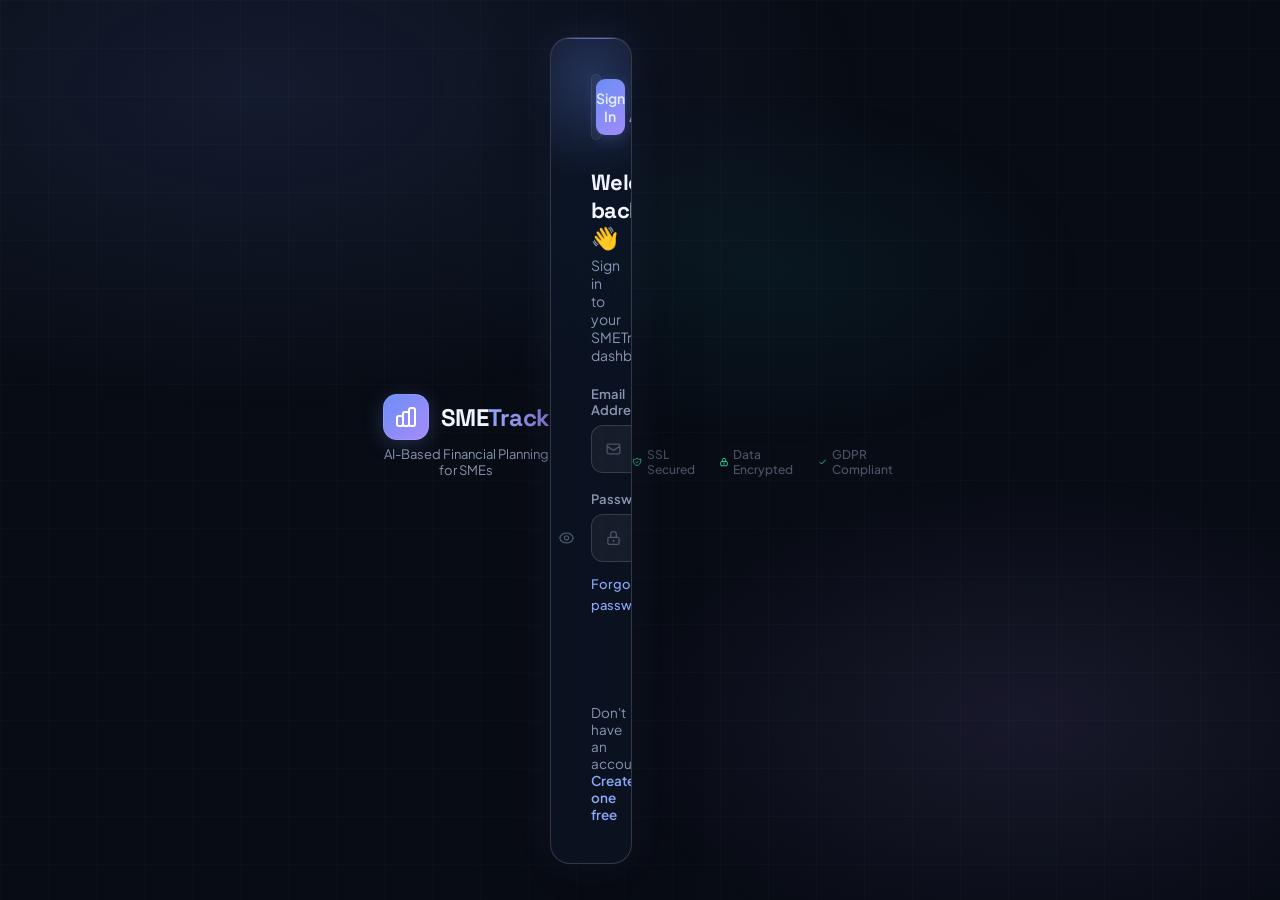
<file: index.html>
<!-- LOGIN REGISTER -->
<!DOCTYPE html>
<html lang="en">
<head>
  <meta charset="UTF-8" />
  <meta name="viewport" content="width=device-width, initial-scale=1.0"/>
  <title>SMETrack – Sign In</title>
  <link rel="stylesheet" href="css/style.css"/>
  <style>
    /* Auth-page only layout */
    body { display: flex; align-items: center; justify-content: center; overflow: hidden; position: relative; }
    .page-wrap { position: relative; z-index: 1; width: 100%; max-width: 480px; padding: 24px; }
  </style>
</head>
<body>
<div class="bg-grid"></div>

<div class="page-wrap">

  <!-- Brand -->
  <div class="brand">
    <a href="#" class="brand-logo">
      <div class="brand-icon">
        <svg fill="none" viewBox="0 0 24 24" stroke="currentColor" stroke-width="2">
          <path stroke-linecap="round" stroke-linejoin="round"
            d="M9 19v-6a2 2 0 00-2-2H5a2 2 0 00-2 2v6a2 2 0 002 2h2a2 2 0 002-2zm0 0V9a2 2 0 012-2h2a2 2 0 012 2v10m-6 0a2 2 0 002 2h2a2 2 0 002-2m0 0V5a2 2 0 012-2h2a2 2 0 012 2v14a2 2 0 01-2 2h-2a2 2 0 01-2-2z"/>
        </svg>
      </div>
      <span class="brand-name">SME<span>Track</span></span>
    </a>
    <span class="brand-tagline">AI-Based Financial Planning for SMEs</span>
  </div>

  <!-- Card -->
  <div class="card">
    <div class="tab-group" role="tablist">
      <button class="tab-btn active" id="tab-login" role="tab" onclick="switchTab('login')">Sign In</button>
      <button class="tab-btn" id="tab-register" role="tab" onclick="switchTab('register')">Create Account</button>
    </div>

    <!-- LOGIN FORM -->
    <form class="form visible" id="form-login" novalidate onsubmit="handleLogin(event)">
      <div class="form-header">
        <div class="form-title">Welcome back 👋</div>
        <div class="form-subtitle">Sign in to your SMETrack dashboard</div>
      </div>

      <div class="field" id="field-login-email">
        <label for="login-email">Email Address</label>
        <div class="input-wrap">
          <span class="icon"><svg fill="none" viewBox="0 0 24 24" stroke="currentColor" stroke-width="1.8"><path stroke-linecap="round" stroke-linejoin="round" d="M3 8l7.89 5.26a2 2 0 002.22 0L21 8M5 19h14a2 2 0 002-2V7a2 2 0 00-2-2H5a2 2 0 00-2 2v10a2 2 0 002 2z"/></svg></span>
          <input type="email" id="login-email" placeholder="you@company.com" autocomplete="email"/>
        </div>
        <span class="field-error">Please enter a valid email address.</span>
      </div>

      <div class="field" id="field-login-password">
        <label for="login-password">Password</label>
        <div class="input-wrap">
          <span class="icon"><svg fill="none" viewBox="0 0 24 24" stroke="currentColor" stroke-width="1.8"><path stroke-linecap="round" stroke-linejoin="round" d="M12 15v2m-6 4h12a2 2 0 002-2v-6a2 2 0 00-2-2H6a2 2 0 00-2 2v6a2 2 0 002 2zm10-10V7a4 4 0 00-8 0v4h8z"/></svg></span>
          <input type="password" id="login-password" placeholder="Enter your password" autocomplete="current-password"/>
          <button type="button" class="toggle-pw" onclick="togglePw('login-password', this)" tabindex="-1">
            <svg fill="none" viewBox="0 0 24 24" stroke="currentColor" stroke-width="1.8"><path stroke-linecap="round" stroke-linejoin="round" d="M15 12a3 3 0 11-6 0 3 3 0 016 0z"/><path stroke-linecap="round" stroke-linejoin="round" d="M2.458 12C3.732 7.943 7.523 5 12 5c4.478 0 8.268 2.943 9.542 7-1.274 4.057-5.064 7-9.542 7-4.477 0-8.268-2.943-9.542-7z"/></svg>
          </button>
        </div>
        <span class="field-error">Password is required.</span>
      </div>

      <div class="forgot"><a href="#">Forgot password?</a></div>

      <button type="submit" class="btn-primary" id="btn-login">
        <div class="spinner"></div>
        <span class="btn-text">Sign In to Dashboard</span>
      </button>

      <div class="alt-switch">
        Don't have an account? <a onclick="switchTab('register')">Create one free</a>
      </div>
    </form>

    <!-- REGISTER FORM -->
    <form class="form" id="form-register" novalidate onsubmit="handleRegister(event)">
      <div class="form-header">
        <div class="form-title">Get started free ✦</div>
        <div class="form-subtitle">Create your SMETrack account today</div>
      </div>

      <div class="field" id="field-reg-name">
        <label for="reg-name">Full Name</label>
        <div class="input-wrap">
          <span class="icon"><svg fill="none" viewBox="0 0 24 24" stroke="currentColor" stroke-width="1.8"><path stroke-linecap="round" stroke-linejoin="round" d="M16 7a4 4 0 11-8 0 4 4 0 018 0zM12 14a7 7 0 00-7 7h14a7 7 0 00-7-7z"/></svg></span>
          <input type="text" id="reg-name" placeholder="Jane Smith" autocomplete="name"/>
        </div>
        <span class="field-error">Please enter your full name.</span>
      </div>

      <div class="field" id="field-reg-email">
        <label for="reg-email">Work Email</label>
        <div class="input-wrap">
          <span class="icon"><svg fill="none" viewBox="0 0 24 24" stroke="currentColor" stroke-width="1.8"><path stroke-linecap="round" stroke-linejoin="round" d="M3 8l7.89 5.26a2 2 0 002.22 0L21 8M5 19h14a2 2 0 002-2V7a2 2 0 00-2-2H5a2 2 0 00-2 2v10a2 2 0 002 2z"/></svg></span>
          <input type="email" id="reg-email" placeholder="you@company.com" autocomplete="email"/>
        </div>
        <span class="field-error">Please enter a valid email address.</span>
      </div>

      <div class="field-row">
        <div class="field" id="field-reg-password">
          <label for="reg-password">Password</label>
          <div class="input-wrap">
            <span class="icon"><svg fill="none" viewBox="0 0 24 24" stroke="currentColor" stroke-width="1.8"><path stroke-linecap="round" stroke-linejoin="round" d="M12 15v2m-6 4h12a2 2 0 002-2v-6a2 2 0 00-2-2H6a2 2 0 00-2 2v6a2 2 0 002 2zm10-10V7a4 4 0 00-8 0v4h8z"/></svg></span>
            <input type="password" id="reg-password" placeholder="Min. 8 chars" oninput="checkStrength(this.value)" autocomplete="new-password"/>
            <button type="button" class="toggle-pw" onclick="togglePw('reg-password', this)" tabindex="-1">
              <svg fill="none" viewBox="0 0 24 24" stroke="currentColor" stroke-width="1.8"><path stroke-linecap="round" stroke-linejoin="round" d="M15 12a3 3 0 11-6 0 3 3 0 016 0z"/><path stroke-linecap="round" stroke-linejoin="round" d="M2.458 12C3.732 7.943 7.523 5 12 5c4.478 0 8.268 2.943 9.542 7-1.274 4.057-5.064 7-9.542 7-4.477 0-8.268-2.943-9.542-7z"/></svg>
            </button>
          </div>
          <span class="field-error">Password must be at least 8 characters.</span>
        </div>

        <div class="field" id="field-reg-confirm">
          <label for="reg-confirm">Confirm</label>
          <div class="input-wrap">
            <span class="icon"><svg fill="none" viewBox="0 0 24 24" stroke="currentColor" stroke-width="1.8"><path stroke-linecap="round" stroke-linejoin="round" d="M9 12l2 2 4-4m5.618-4.016A11.955 11.955 0 0112 2.944a11.955 11.955 0 01-8.618 3.04A12.02 12.02 0 003 9c0 5.591 3.824 10.29 9 11.622 5.176-1.332 9-6.03 9-11.622 0-1.042-.133-2.052-.382-3.016z"/></svg></span>
            <input type="password" id="reg-confirm" placeholder="Repeat password" autocomplete="new-password"/>
            <button type="button" class="toggle-pw" onclick="togglePw('reg-confirm', this)" tabindex="-1">
              <svg fill="none" viewBox="0 0 24 24" stroke="currentColor" stroke-width="1.8"><path stroke-linecap="round" stroke-linejoin="round" d="M15 12a3 3 0 11-6 0 3 3 0 016 0z"/><path stroke-linecap="round" stroke-linejoin="round" d="M2.458 12C3.732 7.943 7.523 5 12 5c4.478 0 8.268 2.943 9.542 7-1.274 4.057-5.064 7-9.542 7-4.477 0-8.268-2.943-9.542-7z"/></svg>
            </button>
          </div>
          <span class="field-error">Passwords do not match.</span>
        </div>
      </div>

      <div class="pw-strength" id="pw-strength">
        <div class="pw-strength-bar"><div class="pw-strength-fill" id="pw-strength-fill"></div></div>
        <div class="pw-strength-label" id="pw-strength-label"></div>
      </div>

      <button type="submit" class="btn-primary" id="btn-register">
        <div class="spinner"></div>
        <span class="btn-text">Create Free Account</span>
      </button>

      <div class="terms">
        By registering, you agree to our <a href="#">Terms of Service</a> and <a href="#">Privacy Policy</a>.
      </div>

      <div class="alt-switch">
        Already have an account? <a onclick="switchTab('login')">Sign in</a>
      </div>
    </form>
  </div>

  <!-- Trust badges -->
  <div class="trust">
    <div class="trust-item">
      <svg fill="none" viewBox="0 0 24 24" stroke="currentColor" stroke-width="2.2"><path stroke-linecap="round" stroke-linejoin="round" d="M9 12l2 2 4-4m5.618-4.016A11.955 11.955 0 0112 2.944a11.955 11.955 0 01-8.618 3.04A12.02 12.02 0 003 9c0 5.591 3.824 10.29 9 11.622 5.176-1.332 9-6.03 9-11.622 0-1.042-.133-2.052-.382-3.016z"/></svg>
      SSL Secured
    </div>
    <div class="trust-item">
      <svg fill="none" viewBox="0 0 24 24" stroke="currentColor" stroke-width="2.2"><path stroke-linecap="round" stroke-linejoin="round" d="M12 15v2m-6 4h12a2 2 0 002-2v-6a2 2 0 00-2-2H6a2 2 0 00-2 2v6a2 2 0 002 2zm10-10V7a4 4 0 00-8 0v4h8z"/></svg>
      Data Encrypted
    </div>
    <div class="trust-item">
      <svg fill="none" viewBox="0 0 24 24" stroke="currentColor" stroke-width="2.2"><path stroke-linecap="round" stroke-linejoin="round" d="M5 13l4 4L19 7"/></svg>
      GDPR Compliant
    </div>
  </div>

</div>

<div class="toast" id="toast"></div>

<!-- Global utilities first, then page-specific logic -->
<script src="js/main.js"></script>
<script src="js/auth.js"></script>
</body>
</html>
</file>
<file: css/style.css>
@import url('https://fonts.googleapis.com/css2?family=Plus+Jakarta+Sans:wght@300;400;500;600;700;800&family=Clash+Display:wght@600;700&display=swap');
@import url('https://fonts.googleapis.com/css2?family=Space+Grotesk:wght@400;500;600;700&display=swap');

/* ── Reset ─────────────────────────────────────────────────── */
*, *::before, *::after { box-sizing: border-box; margin: 0; padding: 0; }

/* ══════════════════════════════════════════════════════════════
   DESIGN TOKENS  –  Glassmorphism Dark Theme
══════════════════════════════════════════════════════════════ */
:root {
  /* Background layers */
  --bg-base:        #080c14;
  --bg-surface:     #0d1424;
  --bg-elevated:    #111928;

  /* Glass surfaces */
  --glass:          rgba(255,255,255,0.04);
  --glass-md:       rgba(255,255,255,0.07);
  --glass-lg:       rgba(255,255,255,0.10);
  --glass-border:   rgba(255,255,255,0.10);
  --glass-border-md:rgba(255,255,255,0.16);

  /* Brand */
  --primary:        #6C8EF5;
  --primary-bright: #8AAAF8;
  --primary-glow:   rgba(108,142,245,0.25);
  --primary-subtle: rgba(108,142,245,0.10);
  --accent:         #A78BFA;
  --accent-glow:    rgba(167,139,250,0.20);
  --cyan:           #22D3EE;
  --cyan-glow:      rgba(34,211,238,0.15);

  /* Semantic */
  --success:        #34D399;
  --success-subtle: rgba(52,211,153,0.12);
  --warning:        #FBBF24;
  --warning-subtle: rgba(251,191,36,0.12);
  --danger:         #F87171;
  --danger-subtle:  rgba(248,113,113,0.12);

  /* Text */
  --text:           #F1F5FF;
  --text-muted:     #8896B3;
  --text-faint:     #4A5568;

  /* Borders */
  --border:         rgba(255,255,255,0.08);
  --border-md:      rgba(255,255,255,0.14);

  /* Shadows */
  --shadow-glass:   0 8px 32px rgba(0,0,0,0.4), 0 1px 0 rgba(255,255,255,0.06) inset;
  --shadow-card:    0 20px 60px rgba(0,0,0,0.5), 0 1px 0 rgba(255,255,255,0.08) inset;
  --shadow-glow:    0 0 40px rgba(108,142,245,0.15);
  --shadow-sm:      0 4px 16px rgba(0,0,0,0.3);

  /* Shape */
  --radius:         20px;
  --radius-sm:      12px;
  --radius-xs:      8px;
  --input-radius:   12px;

  /* Fonts */
  --font-body:      'Plus Jakarta Sans', sans-serif;
  --font-display:   'Space Grotesk', sans-serif;
}

/* ── Base ──────────────────────────────────────────────────── */
body {
  font-family: var(--font-body);
  background: var(--bg-base);
  color: var(--text);
  min-height: 100vh;
  -webkit-font-smoothing: antialiased;
}

/* ── Global Animated Background ───────────────────────────── */
body::before {
  content: '';
  position: fixed; inset: 0;
  background:
    radial-gradient(ellipse 80% 60% at 20% 10%, rgba(108,142,245,0.12) 0%, transparent 60%),
    radial-gradient(ellipse 60% 50% at 80% 80%, rgba(167,139,250,0.10) 0%, transparent 55%),
    radial-gradient(ellipse 50% 40% at 60% 30%, rgba(34,211,238,0.06) 0%, transparent 50%);
  pointer-events: none;
  z-index: 0;
}

body::after {
  content: '';
  position: fixed; inset: 0;
  background-image:
    linear-gradient(rgba(255,255,255,0.015) 1px, transparent 1px),
    linear-gradient(90deg, rgba(255,255,255,0.015) 1px, transparent 1px);
  background-size: 48px 48px;
  pointer-events: none;
  z-index: 0;
}

.bg-grid { display: none; } /* replaced by body::after */

/* ── Glass Mixin (utility class) ───────────────────────────── */
.glass {
  background: var(--glass);
  backdrop-filter: blur(20px) saturate(180%);
  -webkit-backdrop-filter: blur(20px) saturate(180%);
  border: 1px solid var(--glass-border);
}

/* ══════════════════════════════════════════════════════════════
   AUTH PAGE STYLES
══════════════════════════════════════════════════════════════ */

.page-wrap {
  min-height: 100vh;
  display: flex;
  align-items: center;
  justify-content: center;
  padding: 32px 16px;
  position: relative;
  z-index: 1;
}

/* Brand */
.brand { text-align: center; margin-bottom: 28px; }
.brand-logo {
  display: inline-flex; align-items: center; gap: 12px;
  text-decoration: none;
}
.brand-icon {
  width: 46px; height: 46px;
  background: linear-gradient(135deg, var(--primary), var(--accent));
  border-radius: 14px;
  display: flex; align-items: center; justify-content: center;
  box-shadow: 0 4px 20px var(--primary-glow), 0 0 0 1px rgba(255,255,255,0.1) inset;
}
.brand-icon svg { width: 24px; height: 24px; color: #fff; }
.brand-name {
  font-family: var(--font-display);
  font-size: 24px; font-weight: 700;
  color: var(--text); letter-spacing: -0.5px;
}
.brand-name span {
  background: linear-gradient(135deg, var(--primary-bright), var(--accent));
  -webkit-background-clip: text; -webkit-text-fill-color: transparent;
}
.brand-tagline {
  display: block;
  font-size: 13px; color: var(--text-muted); margin-top: 6px;
}

/* Auth Card */
.card {
  background: rgba(13,20,36,0.7);
  backdrop-filter: blur(40px) saturate(160%);
  -webkit-backdrop-filter: blur(40px) saturate(160%);
  border-radius: var(--radius);
  border: 1px solid var(--glass-border-md);
  box-shadow: var(--shadow-card), var(--shadow-glow);
  padding: 36px 40px 40px;
  position: relative;
  overflow: hidden;
  width: 100%;
  max-width: 460px;
}
.card::before {
  content: '';
  position: absolute; top: 0; left: 0; right: 0;
  height: 1px;
  background: linear-gradient(90deg, transparent, var(--primary), var(--accent), transparent);
  opacity: 0.6;
}
.card::after {
  content: '';
  position: absolute; top: -60px; right: -60px;
  width: 200px; height: 200px;
  background: radial-gradient(circle, var(--primary-glow), transparent 70%);
  pointer-events: none;
}

/* Tabs */
.tab-group {
  display: flex;
  background: rgba(255,255,255,0.04);
  border-radius: 12px;
  padding: 4px;
  margin-bottom: 28px;
  border: 1px solid var(--border);
  gap: 4px;
}
.tab-btn {
  flex: 1; padding: 10px 0;
  background: none; border: none;
  border-radius: 9px;
  font-family: var(--font-body);
  font-size: 14px; font-weight: 600;
  color: var(--text-muted);
  cursor: pointer;
  transition: all 0.22s ease;
}
.tab-btn.active {
  background: linear-gradient(135deg, var(--primary), var(--accent));
  color: #fff;
  box-shadow: 0 4px 14px var(--primary-glow);
}

/* Forms */
.form { display: none; flex-direction: column; gap: 18px; }
.form.visible { display: flex; animation: fadeUp 0.3s ease; }

@keyframes fadeUp {
  from { opacity: 0; transform: translateY(10px); }
  to   { opacity: 1; transform: translateY(0); }
}

.form-header { margin-bottom: 4px; }
.form-title {
  font-family: var(--font-display);
  font-size: 22px; font-weight: 700;
  color: var(--text); letter-spacing: -0.4px;
}
.form-subtitle { font-size: 14px; color: var(--text-muted); margin-top: 4px; }

/* Fields */
.field { display: flex; flex-direction: column; gap: 7px; }
.field label {
  font-size: 13px; font-weight: 600;
  color: var(--text-muted); letter-spacing: 0.1px;
}
.field-row { display: grid; grid-template-columns: 1fr 1fr; gap: 14px; }

.input-wrap { position: relative; }
.input-wrap .icon {
  position: absolute; left: 14px; top: 50%; transform: translateY(-50%);
  color: var(--text-faint); pointer-events: none;
  display: flex; align-items: center;
}
.input-wrap .icon svg { width: 17px; height: 17px; }

.input-wrap input {
  width: 100%; height: 48px;
  padding: 0 44px 0 42px;
  background: rgba(255,255,255,0.05);
  border: 1.5px solid var(--border-md);
  border-radius: var(--input-radius);
  font-family: var(--font-body);
  font-size: 14px; color: var(--text);
  transition: all 0.2s ease;
  outline: none;
}
.input-wrap input::placeholder { color: var(--text-faint); }
.input-wrap input:focus {
  background: rgba(108,142,245,0.08);
  border-color: var(--primary);
  box-shadow: 0 0 0 3px var(--primary-subtle);
}
.input-wrap input:hover:not(:focus) {
  border-color: rgba(255,255,255,0.2);
  background: rgba(255,255,255,0.07);
}

/* Password toggle */
.toggle-pw {
  position: absolute; right: 14px; top: 50%; transform: translateY(-50%);
  background: none; border: none; cursor: pointer;
  color: var(--text-faint); display: flex; align-items: center;
  padding: 2px; transition: color 0.2s;
}
.toggle-pw:hover { color: var(--primary-bright); }
.toggle-pw svg { width: 17px; height: 17px; }

/* Field errors */
.field-error { font-size: 12px; color: var(--danger); display: none; margin-top: -4px; }
.field.has-error .field-error { display: block; }
.field.has-error input { border-color: var(--danger); background: var(--danger-subtle); }

/* Links */
.forgot { text-align: right; margin-top: -8px; }
.forgot a {
  font-size: 13px; font-weight: 500; color: var(--primary-bright);
  text-decoration: none; transition: opacity 0.2s;
}
.forgot a:hover { opacity: 0.75; }

/* Primary button */
.btn-primary {
  width: 100%; height: 50px;
  background: linear-gradient(135deg, var(--primary), var(--accent));
  color: #fff; border: none;
  border-radius: var(--input-radius);
  font-family: var(--font-body);
  font-size: 15px; font-weight: 700;
  cursor: pointer; letter-spacing: 0.2px;
  margin-top: 4px;
  transition: all 0.22s ease;
  box-shadow: 0 4px 20px var(--primary-glow);
  position: relative; overflow: hidden;
  display: flex; align-items: center; justify-content: center;
}
.btn-primary::after {
  content: '';
  position: absolute; inset: 0;
  background: linear-gradient(135deg, rgba(255,255,255,0.15), transparent);
  border-radius: inherit;
}
.btn-primary:hover {
  transform: translateY(-2px);
  box-shadow: 0 8px 28px var(--primary-glow), 0 0 0 1px rgba(255,255,255,0.1) inset;
}
.btn-primary:active { transform: translateY(0); }
.btn-primary:disabled { opacity: 0.5; cursor: not-allowed; transform: none; }

/* Button loading */
.btn-primary .spinner {
  display: none; width: 18px; height: 18px;
  border: 2.5px solid rgba(255,255,255,0.3);
  border-top-color: #fff;
  border-radius: 50%;
  animation: spin 0.7s linear infinite;
  position: absolute;
}
.btn-primary.loading .btn-text { visibility: hidden; }
.btn-primary.loading .spinner { display: block; }
@keyframes spin { to { transform: rotate(360deg); } }

/* Divider */
.divider {
  display: flex; align-items: center; gap: 12px;
  color: var(--text-faint); font-size: 13px;
}
.divider::before, .divider::after {
  content: ''; flex: 1; height: 1px; background: var(--border);
}

/* Alt switch */
.alt-switch { text-align: center; font-size: 13.5px; color: var(--text-muted); }
.alt-switch a {
  color: var(--primary-bright); font-weight: 600;
  text-decoration: none; cursor: pointer; transition: opacity 0.2s;
}
.alt-switch a:hover { opacity: 0.75; }

.terms { font-size: 12px; color: var(--text-muted); text-align: center; line-height: 1.6; }
.terms a { color: var(--primary-bright); text-decoration: none; }
.terms a:hover { text-decoration: underline; }

/* Toast */
.toast {
  position: fixed; bottom: 28px; left: 50%; transform: translateX(-50%) translateY(20px);
  background: rgba(13,20,36,0.95);
  backdrop-filter: blur(20px);
  color: var(--text);
  padding: 12px 22px; border-radius: 50px;
  border: 1px solid var(--border-md);
  font-size: 14px; font-weight: 500;
  box-shadow: 0 8px 32px rgba(0,0,0,0.5);
  opacity: 0; pointer-events: none;
  transition: all 0.3s ease; z-index: 999;
  white-space: nowrap;
  display: flex; align-items: center; gap: 8px;
}
.toast.show { opacity: 1; transform: translateX(-50%) translateY(0); }
.toast.success { border-color: var(--success); box-shadow: 0 8px 32px rgba(52,211,153,0.2); }
.toast.error   { border-color: var(--danger);  box-shadow: 0 8px 32px rgba(248,113,113,0.2); }

/* Trust badges */
.trust {
  display: flex; align-items: center; justify-content: center;
  gap: 20px; margin-top: 24px;
}
.trust-item {
  display: flex; align-items: center; gap: 5px;
  font-size: 12px; color: var(--text-faint); font-weight: 500;
}
.trust-item svg { width: 14px; height: 14px; color: var(--success); }

/* Password strength */
.pw-strength { display: none; margin-top: -10px; }
.pw-strength.visible { display: block; }
.pw-strength-bar { height: 4px; background: var(--border); border-radius: 99px; overflow: hidden; }
.pw-strength-fill {
  height: 100%; border-radius: 99px;
  transition: width 0.3s, background 0.3s; width: 0%;
}
.pw-strength-label { font-size: 11px; color: var(--text-muted); margin-top: 5px; }

/* Auth responsive */
@media (max-width: 520px) {
  .card { padding: 28px 22px 32px; }
  .field-row { grid-template-columns: 1fr; }
  .page-wrap { padding: 16px; }
}


/* ══════════════════════════════════════════════════════════════
   APP LAYOUT  –  Dashboard / Transactions / Forecast
══════════════════════════════════════════════════════════════ */

.app-body {
  display: flex;
  min-height: 100vh;
  background: var(--bg-base);
  overflow-x: hidden;
  position: relative;
  z-index: 1;
}
.app-body::before,
.app-body::after { display: none; }

/* ── Sidebar ────────────────────────────────────────────────── */
.sidebar {
  width: 230px;
  min-height: 100vh;
  background: rgba(13,20,36,0.85);
  backdrop-filter: blur(40px) saturate(160%);
  -webkit-backdrop-filter: blur(40px) saturate(160%);
  border-right: 1px solid var(--glass-border);
  display: flex;
  flex-direction: column;
  position: fixed;
  top: 0; left: 0;
  z-index: 200;
  transition: transform 0.28s cubic-bezier(.4,0,.2,1);
}

.sidebar-brand {
  display: flex;
  align-items: center;
  gap: 10px;
  padding: 22px 20px 18px;
  border-bottom: 1px solid var(--border);
}
.sidebar-brand .brand-icon {
  width: 38px; height: 38px;
  background: linear-gradient(135deg, var(--primary), var(--accent));
  border-radius: 11px;
  display: flex; align-items: center; justify-content: center;
  box-shadow: 0 4px 16px var(--primary-glow);
  flex-shrink: 0;
}
.sidebar-brand .brand-icon svg { width: 19px; height: 19px; color: #fff; }
.sidebar-brand-name {
  font-family: var(--font-display);
  font-size: 18px; font-weight: 700;
  color: var(--text); letter-spacing: -0.3px;
}
.sidebar-brand-name span {
  background: linear-gradient(135deg, var(--primary-bright), var(--accent));
  -webkit-background-clip: text; -webkit-text-fill-color: transparent;
}

/* Nav */
.sidebar-nav {
  flex: 1;
  padding: 16px 12px;
  display: flex;
  flex-direction: column;
  gap: 2px;
  overflow-y: auto;
}
.nav-section-label {
  font-size: 10px;
  font-weight: 700;
  letter-spacing: 1px;
  text-transform: uppercase;
  color: var(--text-faint);
  padding: 8px 10px 4px;
  display: block;
}
.nav-item {
  display: flex;
  align-items: center;
  gap: 10px;
  padding: 10px 12px;
  border-radius: 10px;
  text-decoration: none;
  color: var(--text-muted);
  font-size: 14px;
  font-weight: 500;
  transition: all 0.18s ease;
  position: relative;
}
.nav-item:hover {
  background: var(--glass-md);
  color: var(--text);
}
.nav-item.active {
  background: var(--primary-subtle);
  color: var(--primary-bright);
  font-weight: 600;
  border: 1px solid rgba(108,142,245,0.2);
}
.nav-icon { display: flex; align-items: center; flex-shrink: 0; }
.nav-icon svg { width: 18px; height: 18px; }
.nav-active-dot {
  width: 6px; height: 6px;
  background: var(--primary-bright);
  border-radius: 50%;
  margin-left: auto;
  box-shadow: 0 0 8px var(--primary);
}
.nav-logout { color: var(--danger); margin-top: 4px; }
.nav-logout:hover { background: var(--danger-subtle); color: var(--danger); }

/* Sidebar footer */
.sidebar-footer {
  padding: 16px 16px 20px;
  border-top: 1px solid var(--border);
}
.sidebar-user { display: flex; align-items: center; gap: 10px; }
.user-avatar {
  width: 34px; height: 34px;
  background: linear-gradient(135deg, var(--primary), var(--accent));
  border-radius: 50%;
  display: flex; align-items: center; justify-content: center;
  font-size: 12px; font-weight: 700; color: #fff;
  flex-shrink: 0;
  box-shadow: 0 0 12px var(--primary-glow);
}
.user-name  { font-size: 13px; font-weight: 600; color: var(--text); }
.user-role  { font-size: 11px; color: var(--text-muted); }

/* Sidebar collapsed */
.sidebar.collapsed { transform: translateX(-230px); }
.main-wrap.expanded { margin-left: 0; }

/* ── Main Wrap ──────────────────────────────────────────────── */
.main-wrap {
  margin-left: 230px;
  flex: 1;
  display: flex;
  flex-direction: column;
  min-height: 100vh;
  transition: margin-left 0.28s cubic-bezier(.4,0,.2,1);
}

/* ── Topbar ─────────────────────────────────────────────────── */
.topbar {
  height: 64px;
  background: rgba(13,20,36,0.80);
  backdrop-filter: blur(30px) saturate(160%);
  -webkit-backdrop-filter: blur(30px) saturate(160%);
  border-bottom: 1px solid var(--glass-border);
  display: flex;
  align-items: center;
  justify-content: space-between;
  padding: 0 28px;
  position: sticky;
  top: 0;
  z-index: 100;
  gap: 16px;
}
.topbar-left { display: flex; align-items: center; gap: 14px; }
.topbar-title h1 {
  font-family: var(--font-display);
  font-size: 18px; font-weight: 700;
  color: var(--text); line-height: 1.2;
}
.topbar-subtitle { font-size: 12px; color: var(--text-muted); }

.sidebar-toggle {
  background: none; border: none; cursor: pointer;
  color: var(--text-muted); padding: 6px; border-radius: 8px;
  transition: all 0.18s; display: flex;
}
.sidebar-toggle:hover { background: var(--glass-md); color: var(--primary-bright); }
.sidebar-toggle svg { width: 20px; height: 20px; }

.topbar-right {
  display: flex; align-items: center; gap: 8px; position: relative;
}

.icon-btn {
  width: 38px; height: 38px;
  background: var(--glass);
  border: 1px solid var(--border-md);
  border-radius: 10px; cursor: pointer;
  display: flex; align-items: center; justify-content: center;
  transition: all 0.18s; color: var(--text-muted);
  position: relative;
}
.icon-btn:hover {
  background: var(--glass-md);
  border-color: var(--primary);
  color: var(--primary-bright);
  box-shadow: 0 0 12px var(--primary-subtle);
}
.icon-btn svg { width: 18px; height: 18px; }

.badge {
  position: absolute; top: -4px; right: -4px;
  width: 18px; height: 18px;
  background: var(--danger); color: #fff;
  border-radius: 50%;
  font-size: 10px; font-weight: 700;
  display: flex; align-items: center; justify-content: center;
  border: 2px solid var(--bg-base);
}

/* Notif dropdown */
.notif-dropdown {
  position: absolute; top: 48px; right: 0;
  width: 300px;
  background: rgba(13,20,36,0.95);
  backdrop-filter: blur(40px);
  -webkit-backdrop-filter: blur(40px);
  border: 1px solid var(--glass-border-md);
  border-radius: 16px;
  box-shadow: 0 24px 60px rgba(0,0,0,0.6), var(--shadow-glow);
  overflow: hidden;
  z-index: 300;
  display: none;
  animation: fadeUp 0.2s ease;
}
.notif-dropdown.open { display: block; }
.notif-header {
  display: flex; justify-content: space-between; align-items: center;
  padding: 14px 16px;
  border-bottom: 1px solid var(--border);
  font-size: 13px; font-weight: 600; color: var(--text);
}
.notif-header button {
  background: none; border: none; cursor: pointer;
  font-size: 12px; color: var(--primary-bright); font-weight: 500;
}
.notif-item {
  display: flex; align-items: flex-start; gap: 10px;
  padding: 12px 16px;
  border-bottom: 1px solid var(--border);
  cursor: pointer; transition: background 0.15s;
}
.notif-item:hover { background: var(--glass); }
.notif-item.unread { background: var(--primary-subtle); }
.notif-dot {
  width: 8px; height: 8px; border-radius: 50%;
  background: var(--primary-bright); flex-shrink: 0; margin-top: 4px;
  box-shadow: 0 0 8px var(--primary);
}
.notif-msg { font-size: 13px; color: var(--text); line-height: 1.4; }
.notif-time { font-size: 11px; color: var(--text-muted); margin-top: 2px; }

/* Topbar user */
.topbar-user {
  display: flex; align-items: center; gap: 10px;
  padding: 6px 12px;
  border-radius: 12px; cursor: pointer;
  transition: background 0.18s;
  border: 1px solid var(--border-md);
}
.topbar-user:hover { background: var(--glass-md); }
.topbar-avatar {
  width: 32px; height: 32px;
  background: linear-gradient(135deg, var(--primary), var(--accent));
  border-radius: 50%;
  display: flex; align-items: center; justify-content: center;
  font-size: 11px; font-weight: 700; color: #fff;
  box-shadow: 0 0 10px var(--primary-glow);
}
.topbar-user-name { font-size: 13px; font-weight: 600; color: var(--text); display: block; }
.topbar-user-role { font-size: 11px; color: var(--text-muted); display: block; }

/* ── Page Content ───────────────────────────────────────────── */
.page-content {
  padding: 24px 28px;
  display: flex;
  flex-direction: column;
  gap: 24px;
  flex: 1;
}

/* ── Animate In ─────────────────────────────────────────────── */
.animate-in {
  opacity: 0;
  transform: translateY(16px);
  animation: animIn 0.4s ease forwards;
  animation-delay: var(--delay, 0s);
}
@keyframes animIn {
  to { opacity: 1; transform: translateY(0); }
}

/* ── KPI Cards ──────────────────────────────────────────────── */
.kpi-grid {
  display: grid;
  grid-template-columns: repeat(4, 1fr);
  gap: 18px;
}
.kpi-card {
  background: var(--glass);
  backdrop-filter: blur(20px) saturate(160%);
  -webkit-backdrop-filter: blur(20px) saturate(160%);
  border: 1px solid var(--glass-border);
  border-radius: 18px;
  padding: 22px 22px 18px;
  box-shadow: var(--shadow-glass);
  transition: all 0.25s ease;
  cursor: default;
  position: relative;
  overflow: hidden;
}
.kpi-card::before {
  content: '';
  position: absolute; top: 0; left: 0; right: 0;
  height: 1px;
  background: linear-gradient(90deg, transparent, rgba(255,255,255,0.15), transparent);
}
.kpi-card:hover {
  background: var(--glass-md);
  border-color: var(--glass-border-md);
  transform: translateY(-3px);
  box-shadow: var(--shadow-card);
}

.kpi-top {
  display: flex; align-items: flex-start;
  justify-content: space-between;
  margin-bottom: 16px;
}
.kpi-icon {
  width: 42px; height: 42px;
  border-radius: 12px;
  display: flex; align-items: center; justify-content: center;
  backdrop-filter: blur(10px);
}
.kpi-icon svg { width: 20px; height: 20px; }
.kpi-icon--income  { background: rgba(108,142,245,0.15); color: var(--primary-bright); border: 1px solid rgba(108,142,245,0.25); }
.kpi-icon--expense { background: rgba(251,191,36,0.12);  color: var(--warning);        border: 1px solid rgba(251,191,36,0.22); }
.kpi-icon--profit  { background: rgba(52,211,153,0.12);  color: var(--success);        border: 1px solid rgba(52,211,153,0.22); }
.kpi-icon--savings { background: rgba(167,139,250,0.12); color: var(--accent);         border: 1px solid rgba(167,139,250,0.22); }

.kpi-trend {
  display: flex; align-items: center; gap: 3px;
  font-size: 12px; font-weight: 600;
  padding: 4px 8px; border-radius: 20px;
}
.kpi-trend svg { width: 11px; height: 11px; }
.kpi-trend.up   { background: var(--success-subtle); color: var(--success); border: 1px solid rgba(52,211,153,0.2); }
.kpi-trend.down { background: var(--danger-subtle);  color: var(--danger);  border: 1px solid rgba(248,113,113,0.2); }

.kpi-value {
  font-family: var(--font-display);
  font-size: 26px; font-weight: 700;
  color: var(--text); letter-spacing: -0.8px;
  line-height: 1;
  margin-bottom: 5px;
}
.kpi-label {
  font-size: 13px; font-weight: 600;
  color: var(--text-muted);
}
.kpi-sub { font-size: 11px; color: var(--text-faint); margin-top: 4px; }

/* ── Charts Grid ────────────────────────────────────────────── */
.charts-grid {
  display: grid;
  grid-template-columns: 1fr 360px;
  gap: 18px;
}
.chart-card {
  background: var(--glass);
  backdrop-filter: blur(20px) saturate(160%);
  -webkit-backdrop-filter: blur(20px) saturate(160%);
  border: 1px solid var(--glass-border);
  border-radius: 18px;
  padding: 22px;
  box-shadow: var(--shadow-glass);
  position: relative; overflow: hidden;
}
.chart-card::before {
  content: '';
  position: absolute; top: 0; left: 0; right: 0;
  height: 1px;
  background: linear-gradient(90deg, transparent, rgba(255,255,255,0.1), transparent);
}
.chart-card-header {
  display: flex; justify-content: space-between; align-items: flex-start;
  margin-bottom: 20px;
}
.chart-title {
  font-family: var(--font-display);
  font-size: 15px; font-weight: 700; color: var(--text);
}
.chart-subtitle { font-size: 12px; color: var(--text-muted); margin-top: 2px; }
.chart-legend {
  display: flex; align-items: center;
  font-size: 12px; color: var(--text-muted); font-weight: 500;
}
.legend-dot {
  width: 8px; height: 8px; border-radius: 50%;
  display: inline-block; margin-right: 4px;
}
.chart-wrap { position: relative; height: 220px; }
.chart-wrap--pie { height: 180px; }

/* Pie legend */
.pie-legend { display: flex; flex-direction: column; gap: 6px; margin-top: 16px; }
.pie-legend-item {
  display: flex; align-items: center; gap: 8px;
  font-size: 12px; color: var(--text-muted);
}
.pie-legend-color { width: 10px; height: 10px; border-radius: 3px; flex-shrink: 0; }
.pie-legend-label { flex: 1; }
.pie-legend-val { font-weight: 600; color: var(--text); }

/* ── Transaction Section ────────────────────────────────────── */
.txn-section {
  background: var(--glass);
  backdrop-filter: blur(20px) saturate(160%);
  -webkit-backdrop-filter: blur(20px) saturate(160%);
  border: 1px solid var(--glass-border);
  border-radius: 18px;
  padding: 22px;
  box-shadow: var(--shadow-glass);
  position: relative; overflow: hidden;
}
.txn-section::before {
  content: '';
  position: absolute; top: 0; left: 0; right: 0;
  height: 1px;
  background: linear-gradient(90deg, transparent, rgba(255,255,255,0.1), transparent);
}
.section-header {
  display: flex; justify-content: space-between; align-items: flex-start;
  margin-bottom: 18px;
}
.section-title {
  font-family: var(--font-display);
  font-size: 15px; font-weight: 700; color: var(--text);
}
.section-subtitle { font-size: 12px; color: var(--text-muted); margin-top: 2px; }

.btn-outline {
  padding: 8px 16px;
  border: 1.5px solid rgba(108,142,245,0.4);
  border-radius: 8px;
  color: var(--primary-bright); font-size: 13px; font-weight: 600;
  text-decoration: none; transition: all 0.18s;
  white-space: nowrap;
  background: var(--primary-subtle);
}
.btn-outline:hover {
  background: var(--primary);
  border-color: var(--primary);
  color: #fff;
  box-shadow: 0 4px 14px var(--primary-glow);
}

/* Table */
.table-wrap { overflow-x: auto; }
.txn-table { width: 100%; border-collapse: collapse; font-size: 13.5px; }
.txn-table thead tr { border-bottom: 1px solid var(--border); }
.txn-table th {
  text-align: left; padding: 10px 14px;
  font-size: 11px; font-weight: 700;
  color: var(--text-faint);
  text-transform: uppercase; letter-spacing: 0.8px;
  white-space: nowrap;
}
.txn-table td {
  padding: 13px 14px; color: var(--text);
  border-bottom: 1px solid var(--border);
  vertical-align: middle;
}
.txn-table tbody tr { transition: background 0.15s; }
.txn-table tbody tr:hover { background: var(--glass); }
.txn-table tbody tr:last-child td { border-bottom: none; }

/* Badges */
.type-badge {
  display: inline-flex; align-items: center; gap: 4px;
  padding: 3px 10px; border-radius: 20px;
  font-size: 11.5px; font-weight: 600;
}
.type-badge.income  { background: var(--success-subtle); color: var(--success); border: 1px solid rgba(52,211,153,0.2); }
.type-badge.expense { background: var(--warning-subtle); color: var(--warning); border: 1px solid rgba(251,191,36,0.2); }

.status-badge {
  display: inline-block; padding: 3px 10px; border-radius: 20px;
  font-size: 11.5px; font-weight: 600;
}
.status-badge.completed { background: var(--success-subtle); color: var(--success); border: 1px solid rgba(52,211,153,0.2); }
.status-badge.pending   { background: var(--warning-subtle); color: var(--warning); border: 1px solid rgba(251,191,36,0.2); }
.status-badge.failed    { background: var(--danger-subtle);  color: var(--danger);  border: 1px solid rgba(248,113,113,0.2); }

.txn-amount { font-weight: 700; letter-spacing: -0.3px; }
.txn-amount.income  { color: var(--success); }
.txn-amount.expense { color: var(--danger); }


/* ══════════════════════════════════════════════════════════════
   TRANSACTIONS PAGE
══════════════════════════════════════════════════════════════ */

/* Toolbar */
.txn-toolbar {
  display: flex; align-items: center; gap: 12px;
  margin-bottom: 20px; flex-wrap: wrap;
}
.search-wrap { position: relative; flex: 1; min-width: 200px; }
.search-icon {
  position: absolute; left: 12px; top: 50%; transform: translateY(-50%);
  color: var(--text-faint); pointer-events: none;
  display: flex; align-items: center;
}
.search-icon svg { width: 16px; height: 16px; }
.search-wrap input {
  width: 100%; height: 40px;
  padding: 0 14px 0 38px;
  background: var(--glass);
  border: 1.5px solid var(--border-md);
  border-radius: 10px;
  font-family: var(--font-body);
  font-size: 13.5px; color: var(--text);
  outline: none; transition: all 0.2s;
}
.search-wrap input:focus {
  background: rgba(108,142,245,0.08);
  border-color: var(--primary);
  box-shadow: 0 0 0 3px var(--primary-subtle);
}
.search-wrap input::placeholder { color: var(--text-faint); }

/* Filter group */
.filter-group {
  display: flex;
  background: var(--glass);
  border: 1px solid var(--border-md);
  border-radius: 10px;
  padding: 3px; gap: 2px;
}
.filter-btn {
  padding: 7px 14px;
  background: none; border: none;
  border-radius: 8px;
  font-family: var(--font-body);
  font-size: 13px; font-weight: 600;
  color: var(--text-muted);
  cursor: pointer; transition: all 0.18s; white-space: nowrap;
}
.filter-btn.active {
  background: linear-gradient(135deg, var(--primary), var(--accent));
  color: #fff;
  box-shadow: 0 4px 12px var(--primary-glow);
}
.filter-btn:hover:not(.active) { color: var(--text); background: var(--glass-md); }

/* Filter select */
.filter-select {
  height: 40px; padding: 0 32px 0 12px;
  background: var(--glass);
  background-image: url("data:image/svg+xml,%3Csvg xmlns='http://www.w3.org/2000/svg' width='12' height='12' viewBox='0 0 24 24' fill='none' stroke='%238896B3' stroke-width='2'%3E%3Cpath d='M6 9l6 6 6-6'/%3E%3C/svg%3E");
  background-repeat: no-repeat; background-position: right 10px center;
  border: 1.5px solid var(--border-md);
  border-radius: 10px;
  font-family: var(--font-body);
  font-size: 13px; color: var(--text);
  outline: none; cursor: pointer; transition: all 0.2s;
  appearance: none; -webkit-appearance: none;
}
.filter-select:focus {
  border-color: var(--primary);
  box-shadow: 0 0 0 3px var(--primary-subtle);
  background-color: rgba(108,142,245,0.08);
}
.filter-select option { background: var(--bg-elevated); color: var(--text); }

/* Summary cards */
.summary-grid {
  display: grid;
  grid-template-columns: repeat(4, 1fr);
  gap: 14px;
  margin-bottom: 20px;
}
.summary-card {
  background: var(--glass);
  backdrop-filter: blur(20px);
  -webkit-backdrop-filter: blur(20px);
  border: 1px solid var(--glass-border);
  border-radius: 14px;
  padding: 16px 18px;
  box-shadow: var(--shadow-sm);
}
.summary-label { font-size: 11.5px; font-weight: 600; color: var(--text-faint); text-transform: uppercase; letter-spacing: 0.6px; margin-bottom: 6px; }
.summary-value { font-family: var(--font-display); font-size: 20px; font-weight: 700; color: var(--text); letter-spacing: -0.5px; }
.summary-count { font-size: 11.5px; color: var(--text-muted); margin-top: 3px; }

/* Empty state */
.empty-state { text-align: center; padding: 56px 24px; color: var(--text-muted); }
.empty-state svg { width: 48px; height: 48px; margin: 0 auto 14px; color: var(--text-faint); display: block; }
.empty-state p { font-size: 15px; font-weight: 600; color: var(--text); margin-bottom: 6px; }
.empty-state span { font-size: 13px; }

/* Pagination */
.pagination { display: flex; align-items: center; justify-content: center; gap: 6px; margin-top: 20px; flex-wrap: wrap; }
.page-btn {
  width: 34px; height: 34px;
  background: var(--glass);
  border: 1px solid var(--border-md);
  border-radius: 8px;
  font-family: var(--font-body); font-size: 13px; font-weight: 600;
  color: var(--text-muted); cursor: pointer; transition: all 0.18s;
  display: flex; align-items: center; justify-content: center;
}
.page-btn:hover  { border-color: var(--primary); color: var(--primary-bright); background: var(--primary-subtle); }
.page-btn.active { background: linear-gradient(135deg, var(--primary), var(--accent)); color: #fff; border-color: transparent; box-shadow: 0 4px 12px var(--primary-glow); }
.page-btn:disabled { opacity: 0.3; cursor: not-allowed; }

/* Action buttons */
.action-btns { display: flex; gap: 6px; align-items: center; }
.btn-icon {
  width: 30px; height: 30px;
  border: 1px solid var(--border-md);
  border-radius: 8px; background: var(--glass);
  cursor: pointer;
  display: flex; align-items: center; justify-content: center;
  transition: all 0.18s; color: var(--text-muted);
}
.btn-icon svg { width: 14px; height: 14px; }
.btn-icon.edit:hover   { background: var(--primary-subtle); border-color: var(--primary); color: var(--primary-bright); }
.btn-icon.delete:hover { background: var(--danger-subtle);  border-color: var(--danger);  color: var(--danger); }

/* Modal */
.modal-overlay {
  position: fixed; inset: 0;
  background: rgba(8,12,20,0.7);
  backdrop-filter: blur(8px);
  -webkit-backdrop-filter: blur(8px);
  z-index: 500;
  display: flex; align-items: center; justify-content: center;
  padding: 16px;
  opacity: 0; pointer-events: none;
  transition: opacity 0.25s;
}
.modal-overlay.open { opacity: 1; pointer-events: all; }
.modal {
  background: rgba(13,20,36,0.95);
  backdrop-filter: blur(40px);
  -webkit-backdrop-filter: blur(40px);
  border: 1px solid var(--glass-border-md);
  border-radius: 22px;
  width: 100%; max-width: 520px;
  box-shadow: 0 32px 80px rgba(0,0,0,0.7), var(--shadow-glow);
  transform: translateY(20px) scale(0.97);
  transition: transform 0.25s ease;
  overflow: hidden;
}
.modal-overlay.open .modal { transform: translateY(0) scale(1); }
.modal--sm { max-width: 400px; padding: 32px 28px 28px; text-align: center; }

.modal-header {
  display: flex; justify-content: space-between; align-items: center;
  padding: 22px 24px 0; margin-bottom: 20px;
  border-bottom: none;
}
.modal-title {
  font-family: var(--font-display);
  font-size: 18px; font-weight: 700; color: var(--text);
}
.modal-close {
  width: 32px; height: 32px;
  background: var(--glass); border: 1px solid var(--border-md);
  border-radius: 8px; cursor: pointer;
  display: flex; align-items: center; justify-content: center;
  color: var(--text-muted); transition: all 0.18s;
}
.modal-close:hover { background: var(--danger-subtle); color: var(--danger); border-color: var(--danger); }
.modal-close svg { width: 16px; height: 16px; }

.modal-body { padding: 0 24px; display: flex; flex-direction: column; gap: 16px; }
.modal-row { display: flex; flex-direction: column; }
.modal-row.two-col { display: grid; grid-template-columns: 1fr 1fr; gap: 14px; }

.input-wrap--select select {
  width: 100%; height: 48px;
  padding: 0 40px 0 42px;
  background: rgba(255,255,255,0.05);
  border: 1.5px solid var(--border-md);
  border-radius: var(--input-radius);
  font-family: var(--font-body);
  font-size: 14px; color: var(--text);
  outline: none; cursor: pointer;
  appearance: none; -webkit-appearance: none;
  transition: all 0.2s;
  background-image: url("data:image/svg+xml,%3Csvg xmlns='http://www.w3.org/2000/svg' width='14' height='14' viewBox='0 0 24 24' fill='none' stroke='%238896B3' stroke-width='2'%3E%3Cpath d='M6 9l6 6 6-6'/%3E%3C/svg%3E");
  background-repeat: no-repeat; background-position: right 12px center;
  background-color: rgba(255,255,255,0.05);
}
.input-wrap--select select:focus {
  background-color: rgba(108,142,245,0.08);
  border-color: var(--primary);
  box-shadow: 0 0 0 3px var(--primary-subtle);
}
.input-wrap--select select option { background: var(--bg-elevated); }

.modal-footer {
  display: flex; justify-content: flex-end; gap: 10px; align-items: center;
  padding: 20px 24px 24px; margin-top: 8px;
  border-top: 1px solid var(--border);
}
.btn-cancel {
  padding: 0 20px; height: 42px;
  background: var(--glass);
  border: 1.5px solid var(--border-md);
  border-radius: 10px;
  font-family: var(--font-body);
  font-size: 14px; font-weight: 600; color: var(--text-muted);
  cursor: pointer; transition: all 0.18s;
}
.btn-cancel:hover { border-color: rgba(255,255,255,0.3); color: var(--text); }

/* Delete modal */
.del-icon {
  width: 56px; height: 56px;
  background: var(--danger-subtle);
  border-radius: 50%;
  display: flex; align-items: center; justify-content: center;
  margin: 0 auto 16px;
  color: var(--danger);
  border: 1px solid rgba(248,113,113,0.25);
}
.del-icon svg { width: 26px; height: 26px; }
.del-title { font-family: var(--font-display); font-size: 18px; font-weight: 700; color: var(--text); margin-bottom: 8px; }
.del-msg { font-size: 13.5px; color: var(--text-muted); line-height: 1.6; margin-bottom: 24px; }
.del-actions { display: flex; gap: 10px; justify-content: center; }
.btn-danger {
  padding: 0 24px; height: 42px;
  background: var(--danger); color: #fff;
  border: none; border-radius: 10px;
  font-family: var(--font-body);
  font-size: 14px; font-weight: 600;
  cursor: pointer; transition: all 0.18s;
}
.btn-danger:hover { background: #ef4444; box-shadow: 0 4px 14px rgba(248,113,113,0.35); }


/* ══════════════════════════════════════════════════════════════
   FORECAST PAGE
══════════════════════════════════════════════════════════════ */

.forecast-bottom-grid {
  display: grid;
  grid-template-columns: 1fr 380px;
  gap: 18px;
  align-items: start;
}

/* Forecast cards */
.fc-cards-grid {
  display: grid;
  grid-template-columns: repeat(4, 1fr);
  gap: 14px;
  margin-bottom: 0;
}

/* Simulator card */
.sim-card {
  background: var(--glass);
  backdrop-filter: blur(20px);
  -webkit-backdrop-filter: blur(20px);
  border: 1px solid var(--glass-border);
  border-radius: 18px;
  padding: 22px;
  box-shadow: var(--shadow-glass);
  position: relative; overflow: hidden;
}
.sim-card::before {
  content: '';
  position: absolute; top: 0; left: 0; right: 0; height: 1px;
  background: linear-gradient(90deg, transparent, rgba(255,255,255,0.1), transparent);
}
.sim-header {
  display: flex; justify-content: space-between; align-items: flex-start;
  margin-bottom: 24px;
}
.btn-reset {
  padding: 6px 14px;
  background: var(--glass);
  border: 1px solid var(--border-md);
  border-radius: 8px;
  font-family: var(--font-body);
  font-size: 12px; font-weight: 600; color: var(--text-muted);
  cursor: pointer; transition: all 0.18s;
}
.btn-reset:hover { border-color: var(--primary); color: var(--primary-bright); background: var(--primary-subtle); }

.sim-body { display: flex; flex-direction: column; gap: 22px; margin-bottom: 24px; }

.sim-field { display: flex; flex-direction: column; gap: 8px; }
.sim-field-top { display: flex; justify-content: space-between; align-items: center; }
.sim-field label { font-size: 13px; font-weight: 600; color: var(--text-muted); }
.sim-val {
  font-size: 13px; font-weight: 700; color: var(--primary-bright);
  background: var(--primary-subtle);
  border: 1px solid rgba(108,142,245,0.2);
  padding: 2px 10px; border-radius: 20px;
  min-width: 56px; text-align: center;
}

/* Sliders */
input[type="range"] {
  -webkit-appearance: none; appearance: none;
  width: 100%; height: 5px;
  background: rgba(255,255,255,0.1);
  border-radius: 99px; outline: none; cursor: pointer;
  transition: background 0.2s;
}
input[type="range"]::-webkit-slider-thumb {
  -webkit-appearance: none;
  width: 18px; height: 18px; border-radius: 50%;
  background: linear-gradient(135deg, var(--primary), var(--accent));
  border: 2px solid var(--bg-base);
  box-shadow: 0 0 10px var(--primary-glow);
  cursor: pointer; transition: transform 0.15s;
}
input[type="range"]::-webkit-slider-thumb:hover { transform: scale(1.2); }
input[type="range"]::-moz-range-thumb {
  width: 18px; height: 18px; border-radius: 50%;
  background: linear-gradient(135deg, var(--primary), var(--accent));
  border: 2px solid var(--bg-base);
  box-shadow: 0 0 10px var(--primary-glow); cursor: pointer;
}
.slider-labels {
  display: flex; justify-content: space-between;
  font-size: 11px; color: var(--text-faint); font-weight: 500;
  margin-top: -4px;
}

/* Sim result */
.sim-result {
  background: rgba(255,255,255,0.03);
  border: 1px solid var(--border);
  border-radius: 12px; padding: 16px 18px;
  display: flex; flex-direction: column; gap: 10px;
}
.sim-result-row { display: flex; justify-content: space-between; align-items: center; }
.sim-result-label { font-size: 13px; color: var(--text-muted); font-weight: 500; }
.sim-result-val   { font-size: 14px; font-weight: 700; color: var(--text); }
.sim-result-val.positive { color: var(--success); }
.sim-result-val.negative { color: var(--danger); }
.sim-insight {
  font-size: 12.5px; color: var(--text-muted);
  line-height: 1.6; padding-top: 6px;
  border-top: 1px solid var(--border);
  display: none;
}
.sim-insight.visible { display: block; }

/* Health Score */
.health-card {
  background: var(--glass);
  backdrop-filter: blur(20px);
  -webkit-backdrop-filter: blur(20px);
  border: 1px solid var(--glass-border);
  border-radius: 18px; padding: 22px;
  box-shadow: var(--shadow-glass);
  position: relative; overflow: hidden;
}
.health-card::before {
  content: '';
  position: absolute; top: 0; left: 0; right: 0; height: 1px;
  background: linear-gradient(90deg, transparent, rgba(255,255,255,0.1), transparent);
}

.score-ring-wrap {
  position: relative; width: 140px; height: 140px;
  margin: 0 auto 16px;
}
.score-ring { width: 100%; height: 100%; }
.score-center {
  position: absolute; inset: 0;
  display: flex; flex-direction: column;
  align-items: center; justify-content: center;
}
.score-number {
  font-family: var(--font-display);
  font-size: 32px; font-weight: 700; color: var(--text); line-height: 1;
}
.score-label { font-size: 12px; color: var(--text-muted); font-weight: 500; }

.score-badge {
  text-align: center; font-size: 13px; font-weight: 600;
  padding: 5px 18px; border-radius: 20px;
  margin: 0 auto 20px;
  display: block; width: fit-content;
}
.score-badge.excellent { background: var(--success-subtle); color: var(--success); border: 1px solid rgba(52,211,153,0.25); }
.score-badge.good      { background: var(--primary-subtle); color: var(--primary-bright); border: 1px solid rgba(108,142,245,0.25); }
.score-badge.fair      { background: var(--warning-subtle); color: var(--warning); border: 1px solid rgba(251,191,36,0.25); }
.score-badge.poor      { background: var(--danger-subtle);  color: var(--danger);  border: 1px solid rgba(248,113,113,0.25); }

.health-indicators { display: flex; flex-direction: column; gap: 14px; margin-bottom: 20px; }
.indicator { display: flex; flex-direction: column; gap: 6px; }
.indicator-top { display: flex; justify-content: space-between; align-items: center; }
.indicator-label { font-size: 12.5px; font-weight: 600; color: var(--text-muted); }
.indicator-score { font-size: 12px; font-weight: 700; color: var(--text-faint); }
.indicator-bar { height: 5px; background: rgba(255,255,255,0.07); border-radius: 99px; overflow: hidden; }
.indicator-fill {
  height: 100%; border-radius: 99px;
  background: linear-gradient(90deg, var(--primary), var(--accent));
  transition: width 1s cubic-bezier(.4,0,.2,1);
  width: 0%;
  box-shadow: 0 0 8px var(--primary-glow);
}

/* Recommendations */
.rec-section { border-top: 1px solid var(--border); padding-top: 16px; }
.rec-label {
  font-size: 11px; font-weight: 700; color: var(--text-faint);
  text-transform: uppercase; letter-spacing: 0.8px; margin-bottom: 10px;
}
.rec-chips { display: flex; flex-wrap: wrap; gap: 7px; }
.rec-chip {
  display: flex; align-items: center; gap: 5px;
  padding: 5px 10px; border-radius: 8px;
  font-size: 12px; font-weight: 600; border: 1px solid; line-height: 1.3;
}
.rec-chip.green  { background: var(--success-subtle); color: var(--success); border-color: rgba(52,211,153,0.25); }
.rec-chip.blue   { background: var(--primary-subtle); color: var(--primary-bright); border-color: rgba(108,142,245,0.25); }
.rec-chip.yellow { background: var(--warning-subtle); color: var(--warning); border-color: rgba(251,191,36,0.25); }
.rec-chip.red    { background: var(--danger-subtle);  color: var(--danger);  border-color: rgba(248,113,113,0.25); }
.rec-chip svg    { width: 13px; height: 13px; flex-shrink: 0; }


/* ══════════════════════════════════════════════════════════════
   RESPONSIVE
══════════════════════════════════════════════════════════════ */
@media (max-width: 1100px) {
  .kpi-grid { grid-template-columns: repeat(2, 1fr); }
  .charts-grid { grid-template-columns: 1fr; }
  .chart-card--sm .chart-wrap--pie { height: 220px; }
  .forecast-bottom-grid { grid-template-columns: 1fr; }
  .summary-grid { grid-template-columns: repeat(2, 1fr); }
}
@media (max-width: 768px) {
  .sidebar { transform: translateX(-230px); }
  .main-wrap { margin-left: 0; }
  .sidebar.open { transform: translateX(0); }
  .kpi-grid { grid-template-columns: 1fr 1fr; }
  .page-content { padding: 16px; gap: 16px; }
  .topbar { padding: 0 16px; }
  .topbar-user-info { display: none; }
  .txn-toolbar { flex-direction: column; align-items: stretch; }
  .filter-group { justify-content: center; }
  .modal-row.two-col { grid-template-columns: 1fr; }
  .topbar-right .filter-group { display: none; }
}
@media (max-width: 480px) {
  .kpi-grid { grid-template-columns: 1fr; }
  .summary-grid { grid-template-columns: 1fr 1fr; }
}


/* ── Import CSV Button (topbar) ───────────────────────────── */

.btn-csv {
  display: flex;
  align-items: center;
  gap: 7px;
  height: 38px;
  padding: 0 16px;
  background: var(--glass);
  border: 1.5px solid rgba(108,142,245,0.35);
  border-radius: 10px;
  font-family: var(--font-body);
  font-size: 13px;
  font-weight: 600;
  color: var(--primary-bright);
  cursor: pointer;
  transition: all 0.2s ease;
  white-space: nowrap;
}
.btn-csv svg { width: 16px; height: 16px; flex-shrink: 0; }
.btn-csv:hover {
  background: var(--primary-subtle);
  border-color: var(--primary);
  box-shadow: 0 4px 14px var(--primary-glow);
  transform: translateY(-1px);
}


/* ── CSV Modal Size ───────────────────────────────────────── */

.csv-modal {
  max-width: 680px;
}


/* ── Format Hint ──────────────────────────────────────────── */

.csv-hint {
  display: flex;
  align-items: flex-start;
  gap: 10px;
  background: var(--primary-subtle);
  border: 1px solid rgba(108,142,245,0.2);
  border-radius: 10px;
  padding: 12px 14px;
  font-size: 13px;
  color: var(--text-muted);
  line-height: 1.5;
  margin-bottom: 4px;
}
.csv-hint svg { width: 16px; height: 16px; color: var(--primary-bright); flex-shrink: 0; margin-top: 1px; }
.csv-hint strong { color: var(--text); font-weight: 600; }


/* ── Drop Zone ────────────────────────────────────────────── */

.csv-dropzone {
  border: 2px dashed var(--border-md);
  border-radius: 14px;
  padding: 36px 24px;
  text-align: center;
  cursor: pointer;
  transition: all 0.2s ease;
  background: rgba(255,255,255,0.02);
}
.csv-dropzone:hover,
.csv-dropzone.drag-over {
  border-color: var(--primary);
  background: var(--primary-subtle);
  box-shadow: 0 0 0 4px rgba(108,142,245,0.08);
}
.csv-dropzone svg {
  width: 44px; height: 44px;
  color: var(--text-faint);
  margin: 0 auto 12px;
  display: block;
  transition: color 0.2s;
}
.csv-dropzone:hover svg,
.csv-dropzone.drag-over svg { color: var(--primary-bright); }

.csv-drop-title {
  font-size: 15px; font-weight: 600;
  color: var(--text); margin-bottom: 4px;
}
.csv-drop-sub { font-size: 13px; color: var(--text-muted); }


/* ── File Info Bar ────────────────────────────────────────── */

.csv-file-info {
  display: flex;
  align-items: center;
  gap: 10px;
  background: var(--success-subtle);
  border: 1px solid rgba(52,211,153,0.25);
  border-radius: 10px;
  padding: 10px 14px;
  font-size: 13px;
  font-weight: 500;
  color: var(--success);
}
.csv-file-info svg { width: 16px; height: 16px; flex-shrink: 0; }
.csv-file-info #csv-file-name { flex: 1; font-weight: 600; color: var(--text); }
.csv-row-count {
  font-size: 12px; color: var(--text-muted);
  background: var(--glass-md);
  padding: 2px 10px; border-radius: 20px;
  border: 1px solid var(--border-md);
}
.csv-clear-btn {
  background: none; border: none;
  color: var(--text-faint); cursor: pointer;
  font-size: 14px; padding: 2px 6px;
  border-radius: 4px; transition: all 0.15s;
  line-height: 1;
}
.csv-clear-btn:hover { color: var(--danger); background: var(--danger-subtle); }


/* ── Preview Table ────────────────────────────────────────── */

.csv-preview-wrap { margin-top: 4px; }

.csv-preview-label {
  font-size: 12px; font-weight: 700;
  color: var(--text-faint);
  text-transform: uppercase;
  letter-spacing: 0.7px;
  margin-bottom: 10px;
}
.csv-preview-label span { color: var(--text-muted); font-weight: 400; text-transform: none; letter-spacing: 0; }

.csv-preview-table-wrap {
  max-height: 200px;
  overflow-y: auto;
  border-radius: 10px;
  border: 1px solid var(--border);
}
.csv-preview-table-wrap::-webkit-scrollbar { width: 5px; }
.csv-preview-table-wrap::-webkit-scrollbar-track { background: transparent; }
.csv-preview-table-wrap::-webkit-scrollbar-thumb { background: var(--border-md); border-radius: 99px; }


/* ── Error Box ────────────────────────────────────────────── */

.csv-error-box {
  display: flex;
  align-items: flex-start;
  gap: 10px;
  background: var(--danger-subtle);
  border: 1px solid rgba(248,113,113,0.3);
  border-radius: 10px;
  padding: 12px 14px;
  font-size: 13px;
  color: var(--danger);
  line-height: 1.5;
}
.csv-error-box svg { width: 16px; height: 16px; flex-shrink: 0; margin-top: 1px; }
</file>
